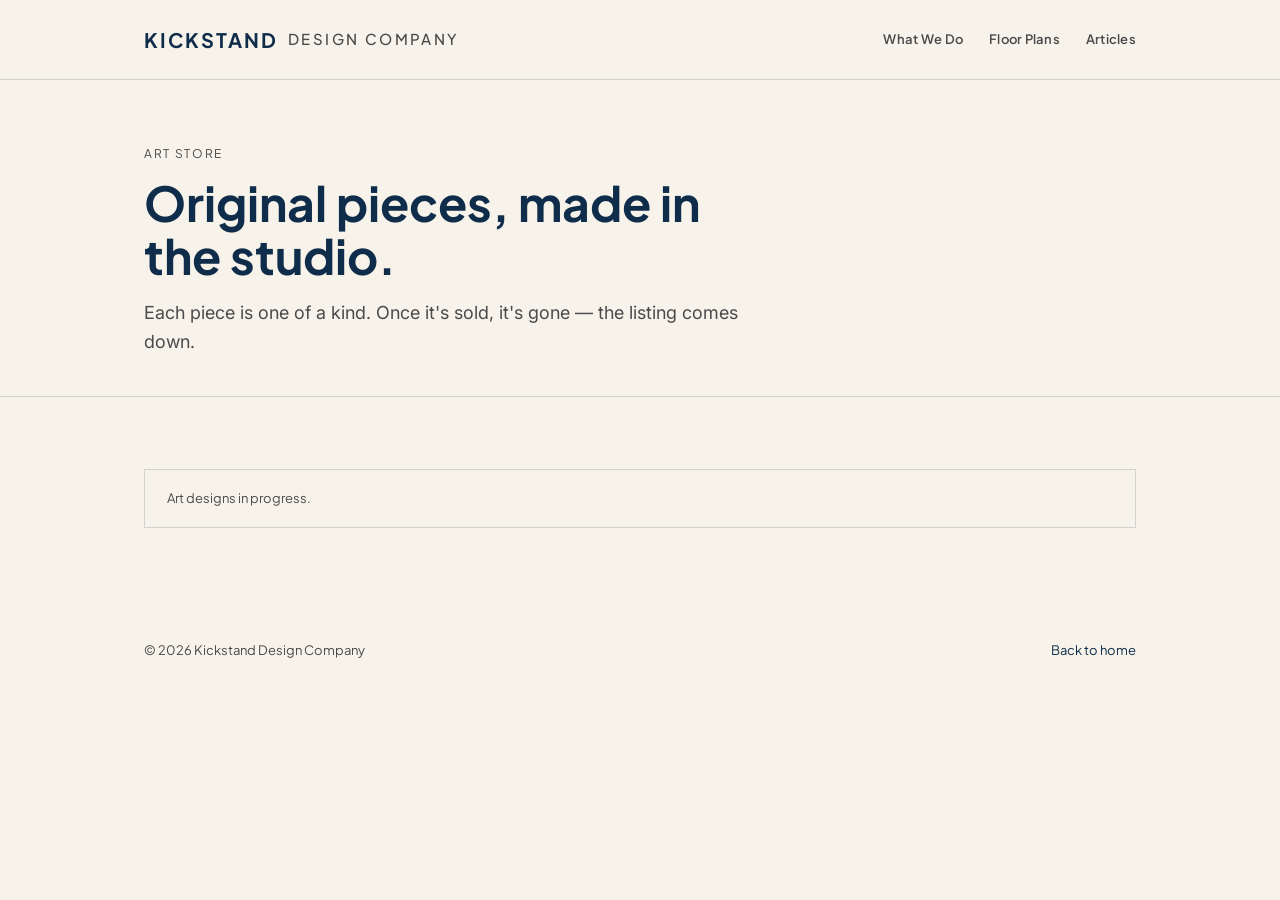
<file: art-store.html>
<!DOCTYPE html>
<html lang="en">
<head>
  <meta charset="UTF-8">
  <meta name="viewport" content="width=device-width, initial-scale=1.0">
  <title>Art Store — Kickstand Design Company</title>
  <link rel="preconnect" href="https://fonts.googleapis.com">
  <link href="https://fonts.googleapis.com/css2?family=Plus+Jakarta+Sans:wght@500;600;700;800&family=Inter:wght@400;500;600&display=swap" rel="stylesheet">
  <link rel="stylesheet" href="styles.css">
</head>
<body>

  <header class="site-header">
    <div class="wrap">
      <a href="index.html" class="brand">Kickstand<span>Design Company</span></a>
      <nav class="site-nav">
        <a href="what-we-do.html">What We Do</a>
        <a href="floor-plans.html">Floor Plans</a>
        <a href="articles.html">Articles</a>
      </nav>
    </div>
  </header>

  <header class="page-header">
    <div class="wrap">
      <p class="hero-eyebrow">Art Store</p>
      <h1>Original pieces, made in the studio.</h1>
      <p class="lede">Each piece is one of a kind. Once it's sold, it's gone — the listing comes down.</p>
    </div>
  </header>

  <section class="section">
    <div class="wrap">
      <div class="store-note" style="margin-bottom: 0;">
        Art designs in progress.
      </div>
    </div>
  </section>

  <footer class="site-footer">
    <div class="wrap" style="display:flex; justify-content:space-between; width:100%; flex-wrap:wrap; gap:12px;">
      <span>&copy; 2026 Kickstand Design Company</span>
      <a href="index.html">Back to home</a>
    </div>
  </footer>

</body>
</html>
</file>
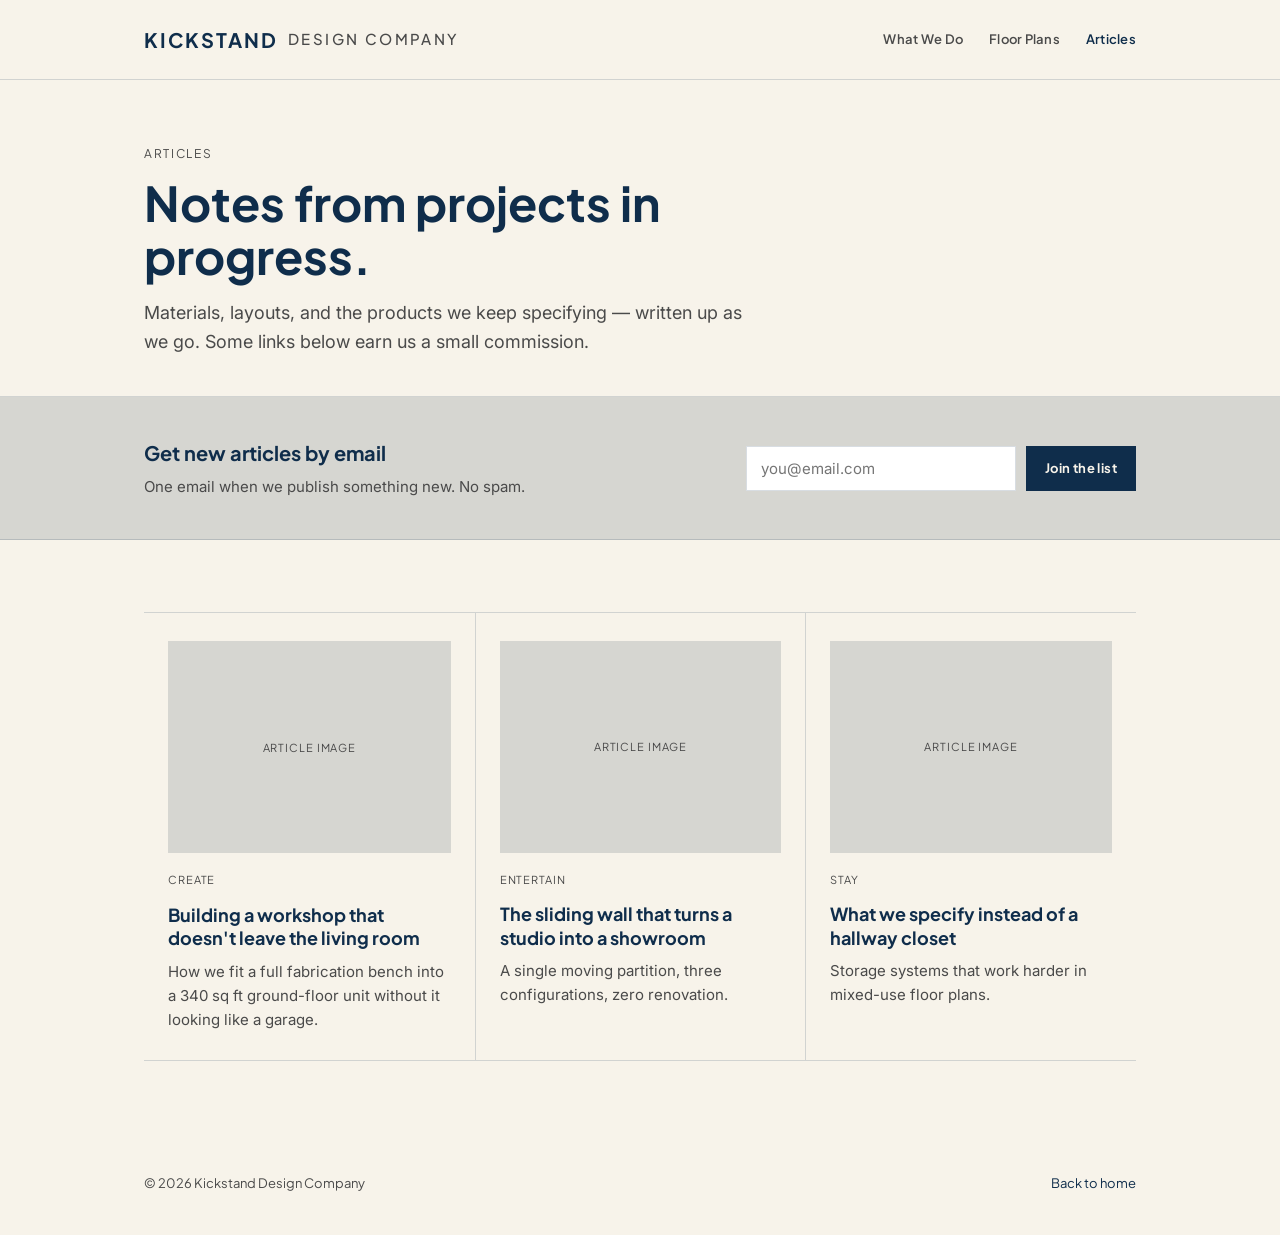
<file: articles.html>
<!DOCTYPE html>
<html lang="en">
<head>
  <meta charset="UTF-8">
  <meta name="viewport" content="width=device-width, initial-scale=1.0">
  <title>Articles — Kickstand Design Company</title>
  <link rel="preconnect" href="https://fonts.googleapis.com">
  <link href="https://fonts.googleapis.com/css2?family=Plus+Jakarta+Sans:wght@500;600;700;800&family=Inter:wght@400;500;600&display=swap" rel="stylesheet">
  <link rel="stylesheet" href="styles.css">
</head>
<body>

  <header class="site-header">
    <div class="wrap">
      <a href="index.html" class="brand">Kickstand<span>Design Company</span></a>
      <nav class="site-nav">
        <a href="what-we-do.html">What We Do</a>
        <a href="floor-plans.html">Floor Plans</a>
        <a href="articles.html" aria-current="page">Articles</a>
      </nav>
    </div>
  </header>

  <header class="page-header">
    <div class="wrap">
      <p class="hero-eyebrow">Articles</p>
      <h1>Notes from projects in progress.</h1>
      <p class="lede">Materials, layouts, and the products we keep specifying — written up as we go. Some links below earn us a small commission.</p>
    </div>
  </header>

  <!--
    TODO (email capture): this banner is a placeholder. When ready, connect
    the form below to a real email service (Mailchimp, ConvertKit, Substack,
    etc). That means:
      1. Create a free account with whichever service you choose
      2. Create a signup form/audience there — it gives you a form "action"
         URL and field names
      3. Replace the <form> tag's action="#" below with that URL, and match
         the <input name="..."> to what the service expects
    Until that's done, this form won't actually collect emails anywhere.
  -->
  <section class="section" style="padding: 40px 0; border-bottom: 1px solid var(--line); background: var(--stone);">
    <div class="wrap" style="display:flex; align-items:center; justify-content:space-between; gap:20px; flex-wrap:wrap;">
      <div>
        <h2 style="font-family: var(--heading); font-size: 20px; color: var(--navy); margin: 0 0 6px;">Get new articles by email</h2>
        <p style="margin:0; font-size:15px;">One email when we publish something new. No spam.</p>
      </div>
      <form action="#" method="post" style="display:flex; gap:10px; flex-wrap:wrap;">
        <input type="email" name="email" placeholder="you@email.com" required
          style="font-family: var(--body); font-size:15px; padding:12px 14px; border:1px solid var(--line); min-width:220px;">
        <button type="submit" class="buy-btn" style="border:1px solid var(--navy); cursor:pointer;">Join the list</button>
      </form>
    </div>
  </section>

  <section class="section">
    <div class="wrap">
      <div class="card-grid">
        <article class="card">
          <div class="card-thumb">Article Image</div>
          <p class="tag">Create</p>
          <h3><a class="card-link" href="articles/built-in-workshop.html">Building a workshop that doesn't leave the living room</a></h3>
          <p>How we fit a full fabrication bench into a 340 sq ft ground-floor unit without it looking like a garage.</p>
        </article>

        <article class="card">
          <div class="card-thumb">Article Image</div>
          <p class="tag">Entertain</p>
          <h3><a class="card-link" href="articles/built-in-workshop.html">The sliding wall that turns a studio into a showroom</a></h3>
          <p>A single moving partition, three configurations, zero renovation.</p>
        </article>

        <article class="card">
          <div class="card-thumb">Article Image</div>
          <p class="tag">Stay</p>
          <h3><a class="card-link" href="articles/built-in-workshop.html">What we specify instead of a hallway closet</a></h3>
          <p>Storage systems that work harder in mixed-use floor plans.</p>
        </article>
      </div>
    </div>
  </section>

  <footer class="site-footer">
    <div class="wrap" style="display:flex; justify-content:space-between; width:100%; flex-wrap:wrap; gap:12px;">
      <span>&copy; 2026 Kickstand Design Company</span>
      <a href="index.html">Back to home</a>
    </div>
  </footer>

</body>
</html>
</file>
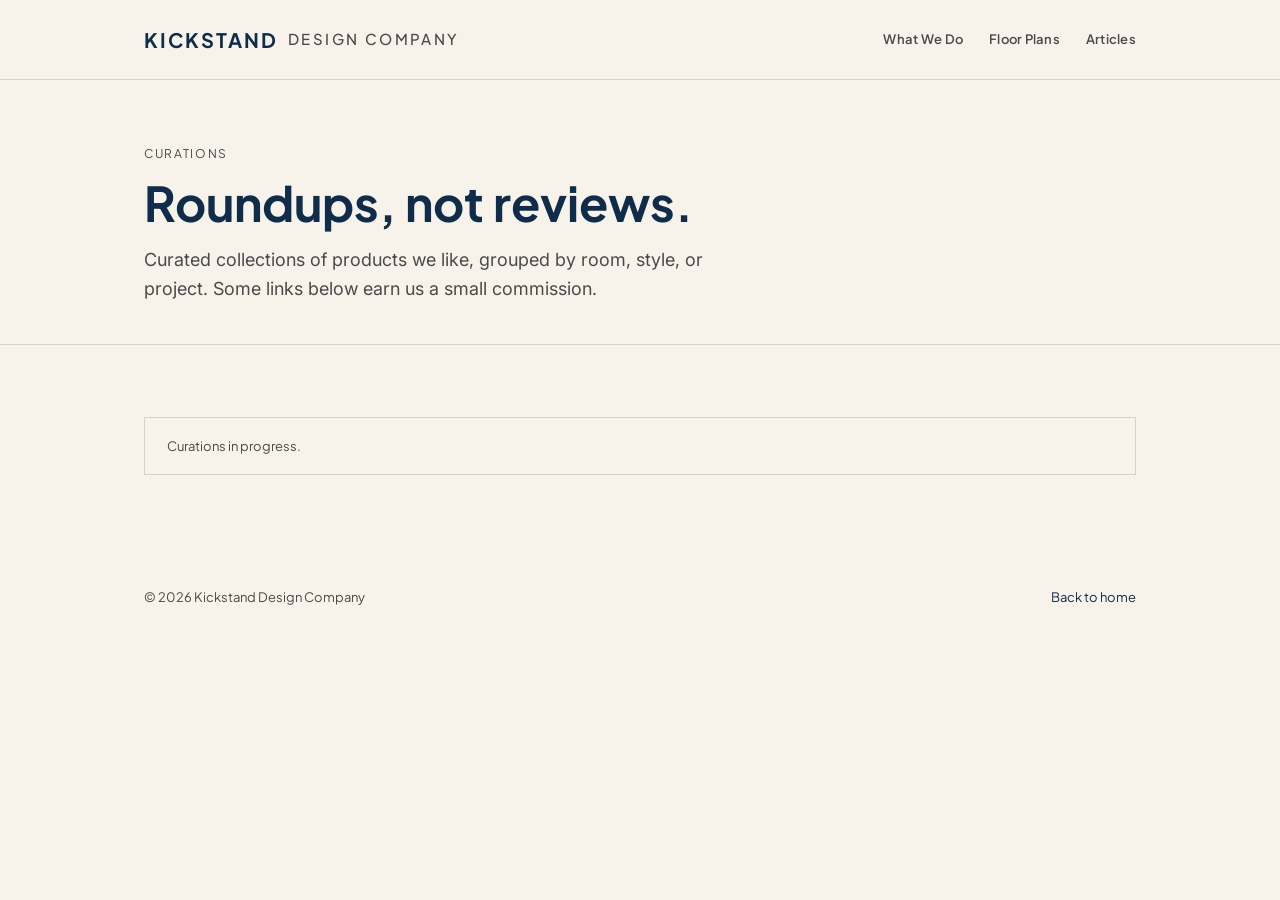
<file: curations.html>
<!DOCTYPE html>
<html lang="en">
<head>
  <meta charset="UTF-8">
  <meta name="viewport" content="width=device-width, initial-scale=1.0">
  <title>Curations — Kickstand Design Company</title>
  <link rel="preconnect" href="https://fonts.googleapis.com">
  <link href="https://fonts.googleapis.com/css2?family=Plus+Jakarta+Sans:wght@500;600;700;800&family=Inter:wght@400;500;600&display=swap" rel="stylesheet">
  <link rel="stylesheet" href="styles.css">
</head>
<body>

  <header class="site-header">
    <div class="wrap">
      <a href="index.html" class="brand">Kickstand<span>Design Company</span></a>
      <nav class="site-nav">
        <a href="what-we-do.html">What We Do</a>
        <a href="floor-plans.html">Floor Plans</a>
        <a href="articles.html">Articles</a>
      </nav>
    </div>
  </header>

  <header class="page-header">
    <div class="wrap">
      <p class="hero-eyebrow">Curations</p>
      <h1>Roundups, not reviews.</h1>
      <p class="lede">Curated collections of products we like, grouped by room, style, or project. Some links below earn us a small commission.</p>
    </div>
  </header>

  <section class="section">
    <div class="wrap">
      <div class="store-note" style="margin-bottom: 0;">
        Curations in progress.
      </div>
    </div>
  </section>

  <footer class="site-footer">
    <div class="wrap" style="display:flex; justify-content:space-between; width:100%; flex-wrap:wrap; gap:12px;">
      <span>&copy; 2026 Kickstand Design Company</span>
      <a href="index.html">Back to home</a>
    </div>
  </footer>

</body>
</html>
</file>
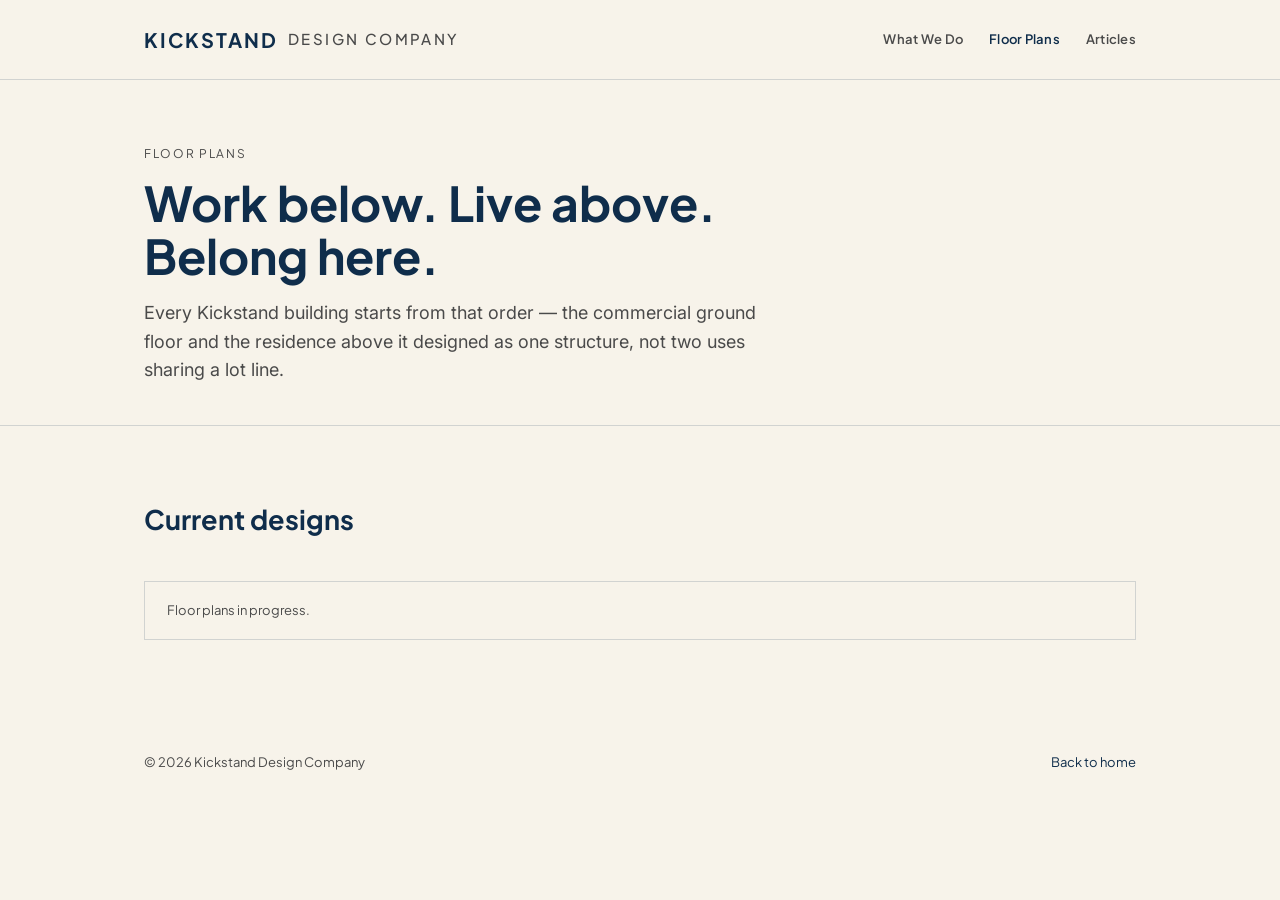
<file: floor-plans.html>
<!DOCTYPE html>
<html lang="en">
<head>
  <meta charset="UTF-8">
  <meta name="viewport" content="width=device-width, initial-scale=1.0">
  <title>Floor Plans — Kickstand Design Company</title>
  <link rel="preconnect" href="https://fonts.googleapis.com">
  <link href="https://fonts.googleapis.com/css2?family=Plus+Jakarta+Sans:wght@500;600;700;800&family=Inter:wght@400;500;600&display=swap" rel="stylesheet">
  <link rel="stylesheet" href="styles.css">
</head>
<body>

  <header class="site-header">
    <div class="wrap">
      <a href="index.html" class="brand">Kickstand<span>Design Company</span></a>
      <nav class="site-nav">
        <a href="what-we-do.html">What We Do</a>
        <a href="floor-plans.html" aria-current="page">Floor Plans</a>
        <a href="articles.html">Articles</a>
      </nav>
    </div>
  </header>

  <header class="page-header">
    <div class="wrap">
      <p class="hero-eyebrow">Floor Plans</p>
      <h1>Work below. Live above. Belong here.</h1>
      <p class="lede">Every Kickstand building starts from that order — the commercial ground floor and the residence above it designed as one structure, not two uses sharing a lot line.</p>
    </div>
  </header>

  <section class="section">
    <div class="wrap">
      <div class="section-head">
        <h2>Current designs</h2>
      </div>

      <div class="store-note" style="margin-bottom: 0;">
        Floor plans in progress.
      </div>
    </div>
  </section>

  <footer class="site-footer">
    <div class="wrap" style="display:flex; justify-content:space-between; width:100%; flex-wrap:wrap; gap:12px;">
      <span>&copy; 2026 Kickstand Design Company</span>
      <a href="index.html">Back to home</a>
    </div>
  </footer>

</body>
</html>
</file>
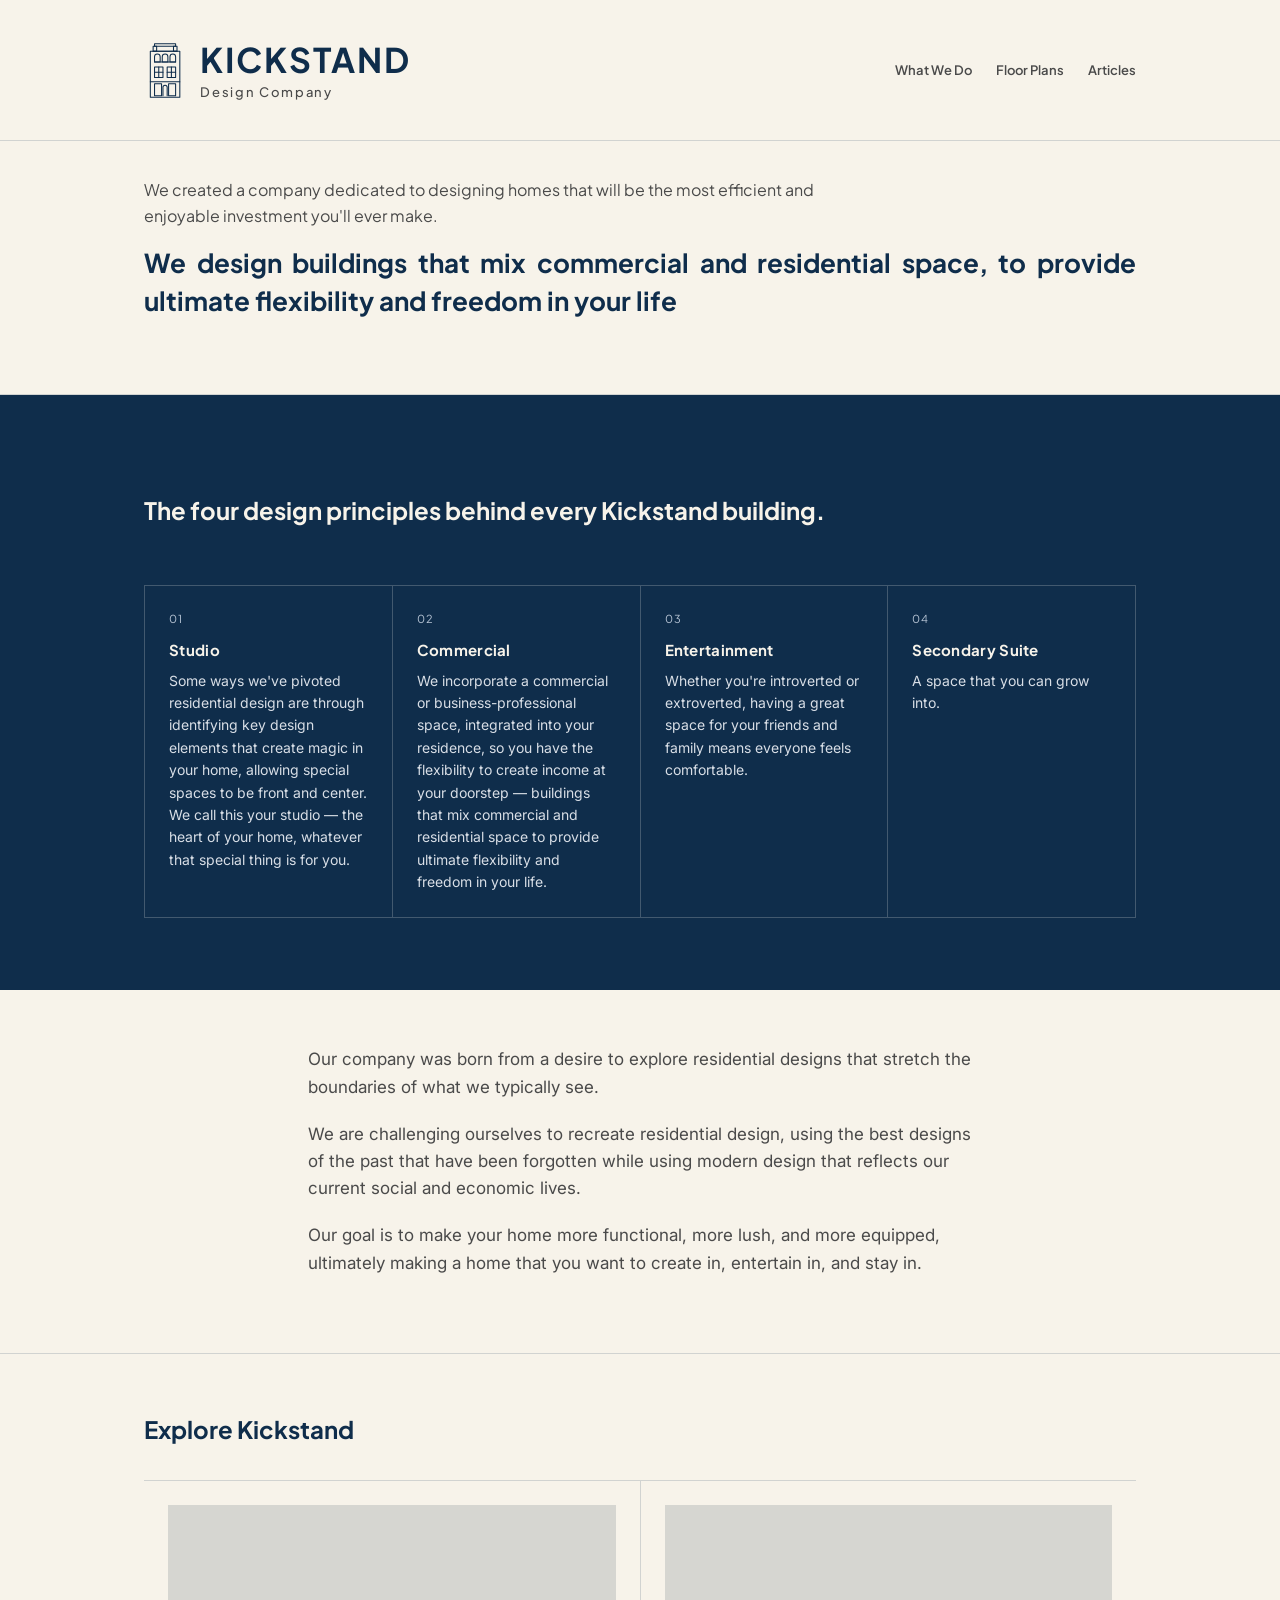
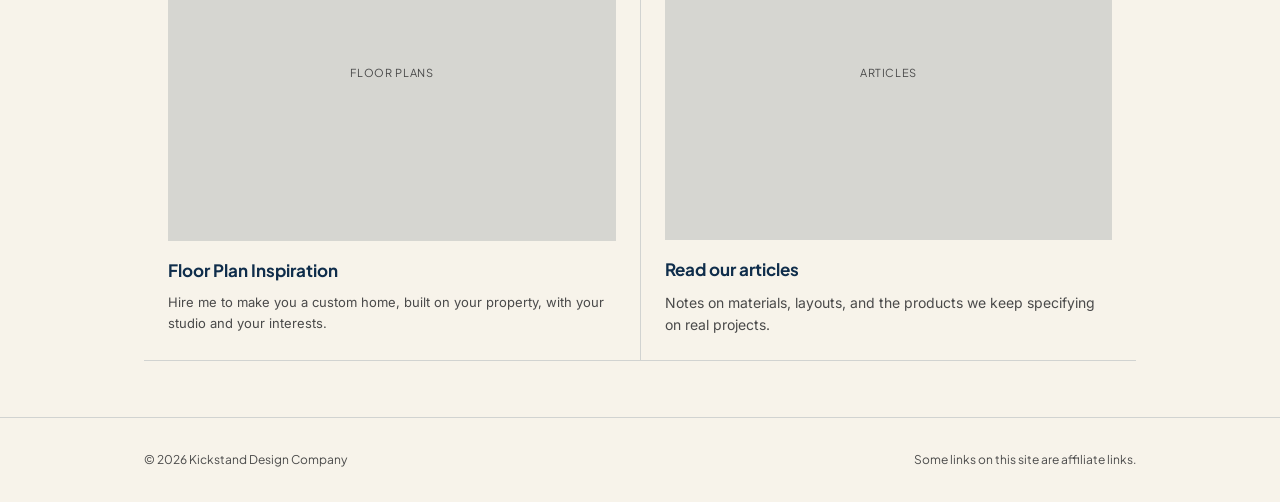
<file: index-1789179982.html>
<!DOCTYPE html>
<html lang="en">
<head>
<meta charset="UTF-8">
<meta name="viewport" content="width=device-width, initial-scale=1.0">
<title>Kickstand Design Company — Preview</title>
<link rel="preconnect" href="https://fonts.googleapis.com">
<link href="https://fonts.googleapis.com/css2?family=Plus+Jakarta+Sans:wght@500;600;700;800&family=Inter:wght@400;500;600&display=swap" rel="stylesheet">
<style>
:root {
  --navy:#0F2D4B; --cream:#F7F3EA; --stone:#D6D6D1; --charcoal:#4A4A4A;
  --line: rgba(15,45,75,0.16);
  --heading: "Plus Jakarta Sans", sans-serif;
  --body: "Inter", sans-serif;
}
* { box-sizing: border-box; }
body { margin:0; background:var(--cream); color:var(--charcoal); font-family:var(--body); font-size:17px; line-height:1.6; }
.wrap { max-width:1120px; margin:0 auto; padding:0 clamp(20px,5vw,64px); }
a { color:var(--navy); }

.site-header { border-bottom:1px solid var(--line); padding:40px 0; }
.site-header .wrap { display:flex; align-items:center; justify-content:space-between; gap:24px; flex-wrap:wrap; }
.brand { display:flex; align-items:center; gap:14px; text-decoration:none; }
.brand-icon { width:auto; height:59px; color:var(--navy); }
.brand-text { font-family:var(--heading); font-weight:700; font-size:34px; letter-spacing:0.06em; text-transform:uppercase; color:var(--navy); line-height:1.15; }
.brand-sub { display:block; margin-top:6px; font-weight:500; font-size:13px; letter-spacing:0.13em; text-transform:none; color:var(--charcoal); }
.site-nav { display:flex; gap:24px; font-family:var(--heading); font-size:13px; font-weight:600; }
.site-nav a { color:var(--charcoal); text-decoration:none; }
.site-nav a:hover { color:var(--navy); }

.hero { padding:36px 0 56px; border-bottom:1px solid var(--line); }
.eyebrow { font-family:var(--heading); font-size:16px; letter-spacing:0; text-transform:none; color:var(--charcoal); margin:0 0 16px; max-width:60ch; }
.hero h1 { font-family:var(--heading); font-weight:700; font-size:clamp(20px,2.1vw,26px); line-height:1.45; color:var(--navy); margin:0 0 18px; max-width:100%; text-align:justify; text-justify:inter-word; }
.hero p.lede { font-size:18px; max-width:52ch; margin:0 0 32px; }
.pillars { display:grid; grid-template-columns:repeat(3,1fr); border-top:1px solid var(--line); margin-top:32px; }
.pillars div { padding:16px 20px 0; border-left:1px solid var(--line); font-family:var(--heading); }
.pillars div:first-child { border-left:none; padding-left:0; }
.pillars .num { font-size:11px; letter-spacing:0.1em; text-transform:uppercase; color:var(--charcoal); display:block; margin-bottom:6px; }
.pillars .label { font-weight:600; font-size:15px; color:var(--navy); }

.section-navy { padding:72px 0; background:var(--navy); color:var(--cream); }
.section-navy .section-head h2 { color:var(--cream); }
.section-navy .section-head .sub { color:#C7D0DA; }
.section-navy .values-grid { border-top:1px solid rgba(247,243,234,0.22); border-left:1px solid rgba(247,243,234,0.22); }
.section-navy .value-cell { border-right:1px solid rgba(247,243,234,0.22); border-bottom:1px solid rgba(247,243,234,0.22); }
.section-navy .value-cell .num { color:#B9C6D6; }
.section-navy .value-cell h4 { color:var(--cream); }
.section-navy .value-cell p { color:#D8DEE6; }

.section { padding:56px 0; border-bottom:1px solid var(--line); }
.section-head { display:flex; justify-content:space-between; align-items:flex-end; gap:16px; margin-bottom:32px; }
.section-head h2 { font-family:var(--heading); font-weight:700; font-size:24px; color:var(--navy); margin:0; }
.section-head .sub { font-family:var(--heading); font-size:13px; color:var(--charcoal); max-width:30ch; text-align:right; }
.card-grid { display:grid; grid-template-columns:repeat(2,1fr); border-top:1px solid var(--line); }
.card { padding:24px; border-left:1px solid var(--line); border-bottom:1px solid var(--line); }
.card:first-child { border-left:none; }
.card-thumb { width:100%; aspect-ratio:4/3; background:var(--stone); margin-bottom:16px; display:flex; align-items:center; justify-content:center; font-family:var(--heading); font-size:11px; letter-spacing:0.06em; text-transform:uppercase; color:var(--charcoal); }
.card h3 { font-family:var(--heading); font-size:17px; font-weight:700; color:var(--navy); margin:0 0 8px; }
.card p { font-size:14px; margin:0; }

.site-footer { padding:32px 0; font-family:var(--heading); font-size:12px; color:var(--charcoal); display:flex; justify-content:space-between; flex-wrap:wrap; gap:10px; }

.prose { max-width: 72ch; margin: 0 auto; }
.prose p { font-size: 17px; margin: 0 0 20px; }
.values-grid { display:grid; grid-template-columns:repeat(4,1fr); border-top:1px solid var(--line); border-left:1px solid var(--line); }
.value-cell { padding:24px; border-right:1px solid var(--line); border-bottom:1px solid var(--line); }
.value-cell .num { font-family:var(--heading); font-size:11px; letter-spacing:0.1em; text-transform:uppercase; color:var(--charcoal); display:block; margin-bottom:10px; }
.value-cell h4 { font-family:var(--heading); font-size:15px; font-weight:700; color:var(--navy); margin:0 0 8px; letter-spacing:0.02em; }
.value-cell p { font-size:14px; margin:0; color:var(--charcoal); }
@media (max-width:700px){
  .values-grid { grid-template-columns:repeat(2,1fr); }
  .pillars { grid-template-columns:1fr; }
  .pillars div { border-left:none; border-top:1px solid var(--line); padding-top:14px; padding-left:0; }
  .pillars div:first-child { border-top:none; }
  .card-grid { grid-template-columns:1fr; }
  .card { border-left:none !important; }
}
</style>
</head>
<body>

<header class="site-header">
  <div class="wrap">
    <a href="#" class="brand">
      <svg class="brand-icon" viewBox="0 0 120 168" xmlns="http://www.w3.org/2000/svg"><g fill="none" stroke="currentColor" stroke-width="3" stroke-linecap="round" stroke-linejoin="round"><rect x="30" y="8" width="60" height="7"/><rect x="26" y="15" width="10" height="14"/><rect x="84" y="15" width="10" height="14"/><line x1="26" y1="29" x2="94" y2="29"/><rect x="18" y="29" width="84" height="131"/><path d="M30 60 V45 a8 8 0 0 1 16 0 V60 Z"/><path d="M52 60 V45 a8 8 0 0 1 16 0 V60 Z"/><path d="M74 60 V45 a8 8 0 0 1 16 0 V60 Z"/><line x1="30" y1="60" x2="90" y2="60"/><rect x="30" y="74" width="24" height="30"/><line x1="42" y1="74" x2="42" y2="104"/><line x1="30" y1="89" x2="54" y2="89"/><rect x="66" y="74" width="24" height="30"/><line x1="78" y1="74" x2="78" y2="104"/><line x1="66" y1="89" x2="90" y2="89"/><line x1="18" y1="116" x2="102" y2="116"/><rect x="30" y="122" width="20" height="34"/><rect x="70" y="122" width="20" height="34"/><path d="M54 156 V132 a6 6 0 0 1 12 0 V156"/></g></svg>
      <span class="brand-text">Kickstand<span class="brand-sub">Design Company</span></span>
    </a>
    <nav class="site-nav">
      <a href="#">What We Do</a>
      <a href="#">Floor Plans</a>
      <a href="#">Articles</a>
    </nav>
  </div>
</header>

<section class="hero">
  <div class="wrap">
    <p class="eyebrow">We created a company dedicated to designing homes that will be the most efficient and enjoyable investment you'll ever make.</p>
    <h1>We design buildings that mix commercial and residential space, to provide ultimate flexibility and freedom in your life</h1>
  </div>
</section>

<section class="section-navy">
  <div class="wrap">
    <div class="section-head" style="justify-content:flex-start;">
      <p class="sub" style="font-size:24px; font-weight:700; color:var(--cream); text-align:left; max-width:none; font-family:var(--heading);">The four design principles behind every Kickstand building.</p>
    </div>
    <div class="values-grid">
      <div class="value-cell">
        <span class="num">01</span>
        <h4>Studio</h4>
        <p>Some ways we've pivoted residential design are through identifying key design elements that create magic in your home, allowing special spaces to be front and center. We call this your studio — the heart of your home, whatever that special thing is for you.</p>
      </div>
      <div class="value-cell">
        <span class="num">02</span>
        <h4>Commercial</h4>
        <p>We incorporate a commercial or business-professional space, integrated into your residence, so you have the flexibility to create income at your doorstep — buildings that mix commercial and residential space to provide ultimate flexibility and freedom in your life.</p>
      </div>
      <div class="value-cell">
        <span class="num">03</span>
        <h4>Entertainment</h4>
        <p>Whether you're introverted or extroverted, having a great space for your friends and family means everyone feels comfortable.</p>
      </div>
      <div class="value-cell">
        <span class="num">04</span>
        <h4>Secondary Suite</h4>
        <p>A space that you can grow into.</p>
      </div>
    </div>
  </div>
</section>

<section class="section">
  <div class="wrap prose">
    <p>Our company was born from a desire to explore residential designs that stretch the boundaries of what we typically see.</p>
    <p>We are challenging ourselves to recreate residential design, using the best designs of the past that have been forgotten while using modern design that reflects our current social and economic lives.</p>
    <p>Our goal is to make your home more functional, more lush, and more equipped, ultimately making a home that you want to create in, entertain in, and stay in.</p>
  </div>
</section>

<section class="section">
  <div class="wrap">
    <div class="section-head">
      <h2>Explore Kickstand</h2>
    </div>
    <div class="card-grid">
      <div class="card">
        <div class="card-thumb">Floor Plans</div>
        <h3>Floor Plan Inspiration</h3>
        <p style="font-size:13px; color:var(--charcoal);">Hire me to make you a custom home, built on your property, with your studio and your interests.</p>
      </div>
      <div class="card">
        <div class="card-thumb">Articles</div>
        <h3>Read our articles</h3>
        <p>Notes on materials, layouts, and the products we keep specifying on real projects.</p>
      </div>
    </div>
  </div>
</section>

<footer class="site-footer">
  <div class="wrap" style="display:flex; justify-content:space-between; width:100%; flex-wrap:wrap; gap:10px;">
    <span>&copy; 2026 Kickstand Design Company</span>
    <span>Some links on this site are affiliate links.</span>
  </div>
</footer>

</body>
</html>
</file>
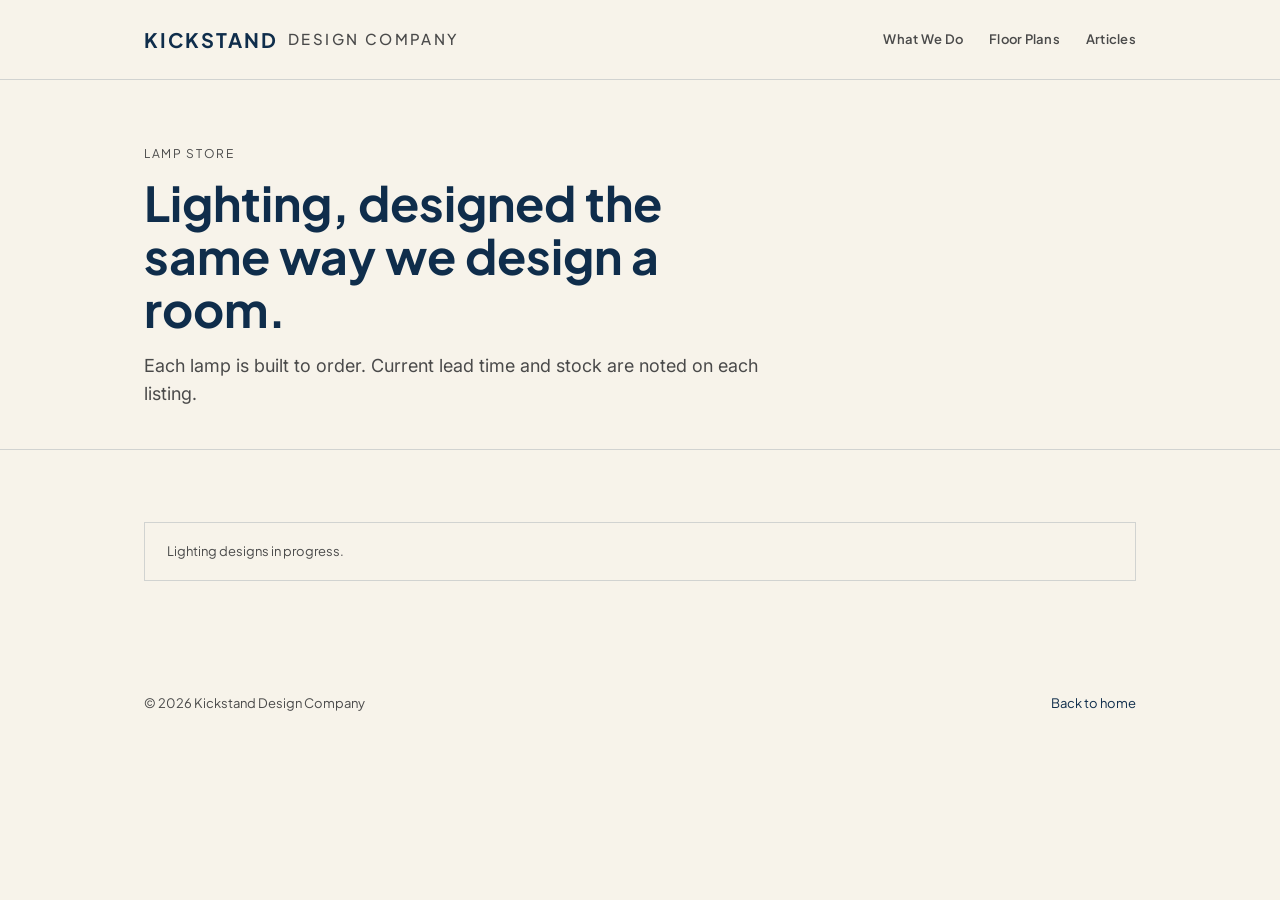
<file: lamp-store.html>
<!DOCTYPE html>
<html lang="en">
<head>
  <meta charset="UTF-8">
  <meta name="viewport" content="width=device-width, initial-scale=1.0">
  <title>Lamp Store — Kickstand Design Company</title>
  <link rel="preconnect" href="https://fonts.googleapis.com">
  <link href="https://fonts.googleapis.com/css2?family=Plus+Jakarta+Sans:wght@500;600;700;800&family=Inter:wght@400;500;600&display=swap" rel="stylesheet">
  <link rel="stylesheet" href="styles.css">
</head>
<body>

  <header class="site-header">
    <div class="wrap">
      <a href="index.html" class="brand">Kickstand<span>Design Company</span></a>
      <nav class="site-nav">
        <a href="what-we-do.html">What We Do</a>
        <a href="floor-plans.html">Floor Plans</a>
        <a href="articles.html">Articles</a>
      </nav>
    </div>
  </header>

  <header class="page-header">
    <div class="wrap">
      <p class="hero-eyebrow">Lamp Store</p>
      <h1>Lighting, designed the same way we design a room.</h1>
      <p class="lede">Each lamp is built to order. Current lead time and stock are noted on each listing.</p>
    </div>
  </header>

  <section class="section">
    <div class="wrap">
      <div class="store-note" style="margin-bottom: 0;">
        Lighting designs in progress.
      </div>
    </div>
  </section>

  <footer class="site-footer">
    <div class="wrap" style="display:flex; justify-content:space-between; width:100%; flex-wrap:wrap; gap:12px;">
      <span>&copy; 2026 Kickstand Design Company</span>
      <a href="index.html">Back to home</a>
    </div>
  </footer>

</body>
</html>
</file>
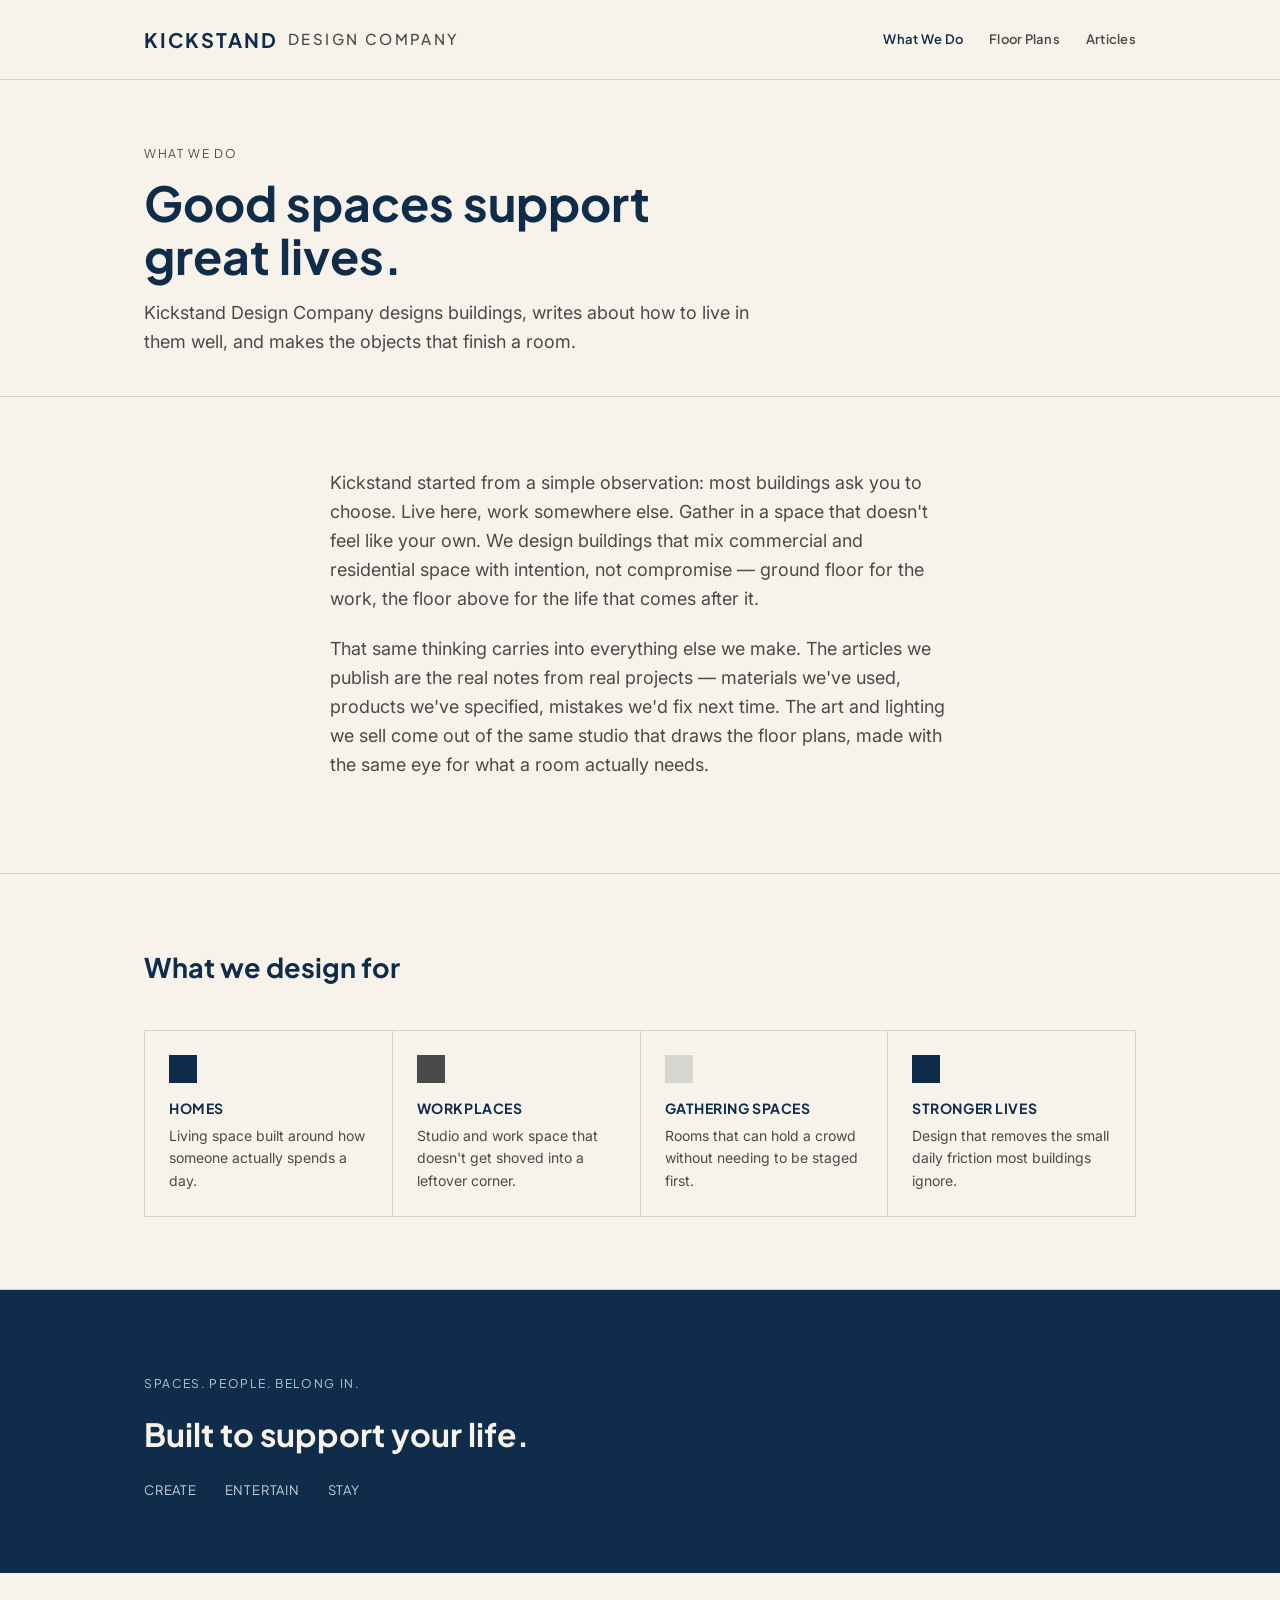
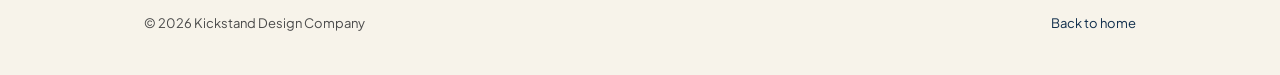
<file: what-we-do.html>
<!DOCTYPE html>
<html lang="en">
<head>
  <meta charset="UTF-8">
  <meta name="viewport" content="width=device-width, initial-scale=1.0">
  <title>What We Do — Kickstand Design Company</title>
  <link rel="preconnect" href="https://fonts.googleapis.com">
  <link href="https://fonts.googleapis.com/css2?family=Plus+Jakarta+Sans:wght@500;600;700;800&family=Inter:wght@400;500;600&display=swap" rel="stylesheet">
  <link rel="stylesheet" href="styles.css">
</head>
<body>

  <header class="site-header">
    <div class="wrap">
      <a href="index.html" class="brand">Kickstand<span>Design Company</span></a>
      <nav class="site-nav">
        <a href="what-we-do.html" aria-current="page">What We Do</a>
        <a href="floor-plans.html">Floor Plans</a>
        <a href="articles.html">Articles</a>
      </nav>
    </div>
  </header>

  <header class="page-header">
    <div class="wrap">
      <p class="hero-eyebrow">What We Do</p>
      <h1>Good spaces support great lives.</h1>
      <p class="lede">Kickstand Design Company designs buildings, writes about how to live in them well, and makes the objects that finish a room.</p>
    </div>
  </header>

  <section class="section">
    <div class="wrap prose">
      <p>Kickstand started from a simple observation: most buildings ask you to choose. Live here, work somewhere else. Gather in a space that doesn't feel like your own. We design buildings that mix commercial and residential space with intention, not compromise — ground floor for the work, the floor above for the life that comes after it.</p>
      <p>That same thinking carries into everything else we make. The articles we publish are the real notes from real projects — materials we've used, products we've specified, mistakes we'd fix next time. The art and lighting we sell come out of the same studio that draws the floor plans, made with the same eye for what a room actually needs.</p>
    </div>
  </section>

  <section class="section">
    <div class="wrap">
      <div class="section-head">
        <h2>What we design for</h2>
      </div>
      <div class="values-grid">
        <div class="value-cell">
          <div class="swatch" style="background: var(--navy);"></div>
          <h4>Homes</h4>
          <p>Living space built around how someone actually spends a day.</p>
        </div>
        <div class="value-cell">
          <div class="swatch" style="background: var(--charcoal);"></div>
          <h4>Workplaces</h4>
          <p>Studio and work space that doesn't get shoved into a leftover corner.</p>
        </div>
        <div class="value-cell">
          <div class="swatch" style="background: var(--stone);"></div>
          <h4>Gathering Spaces</h4>
          <p>Rooms that can hold a crowd without needing to be staged first.</p>
        </div>
        <div class="value-cell">
          <div class="swatch" style="background: var(--navy);"></div>
          <h4>Stronger Lives</h4>
          <p>Design that removes the small daily friction most buildings ignore.</p>
        </div>
      </div>
    </div>
  </section>

  <section class="manifesto">
    <div class="wrap">
      <p class="tag">Spaces. People. Belong in.</p>
      <h2>Built to support your life.</h2>
      <ul>
        <li>Create</li>
        <li>Entertain</li>
        <li>Stay</li>
      </ul>
    </div>
  </section>

  <footer class="site-footer">
    <div class="wrap" style="display:flex; justify-content:space-between; width:100%; flex-wrap:wrap; gap:12px;">
      <span>&copy; 2026 Kickstand Design Company</span>
      <a href="index.html">Back to home</a>
    </div>
  </footer>

</body>
</html>
</file>
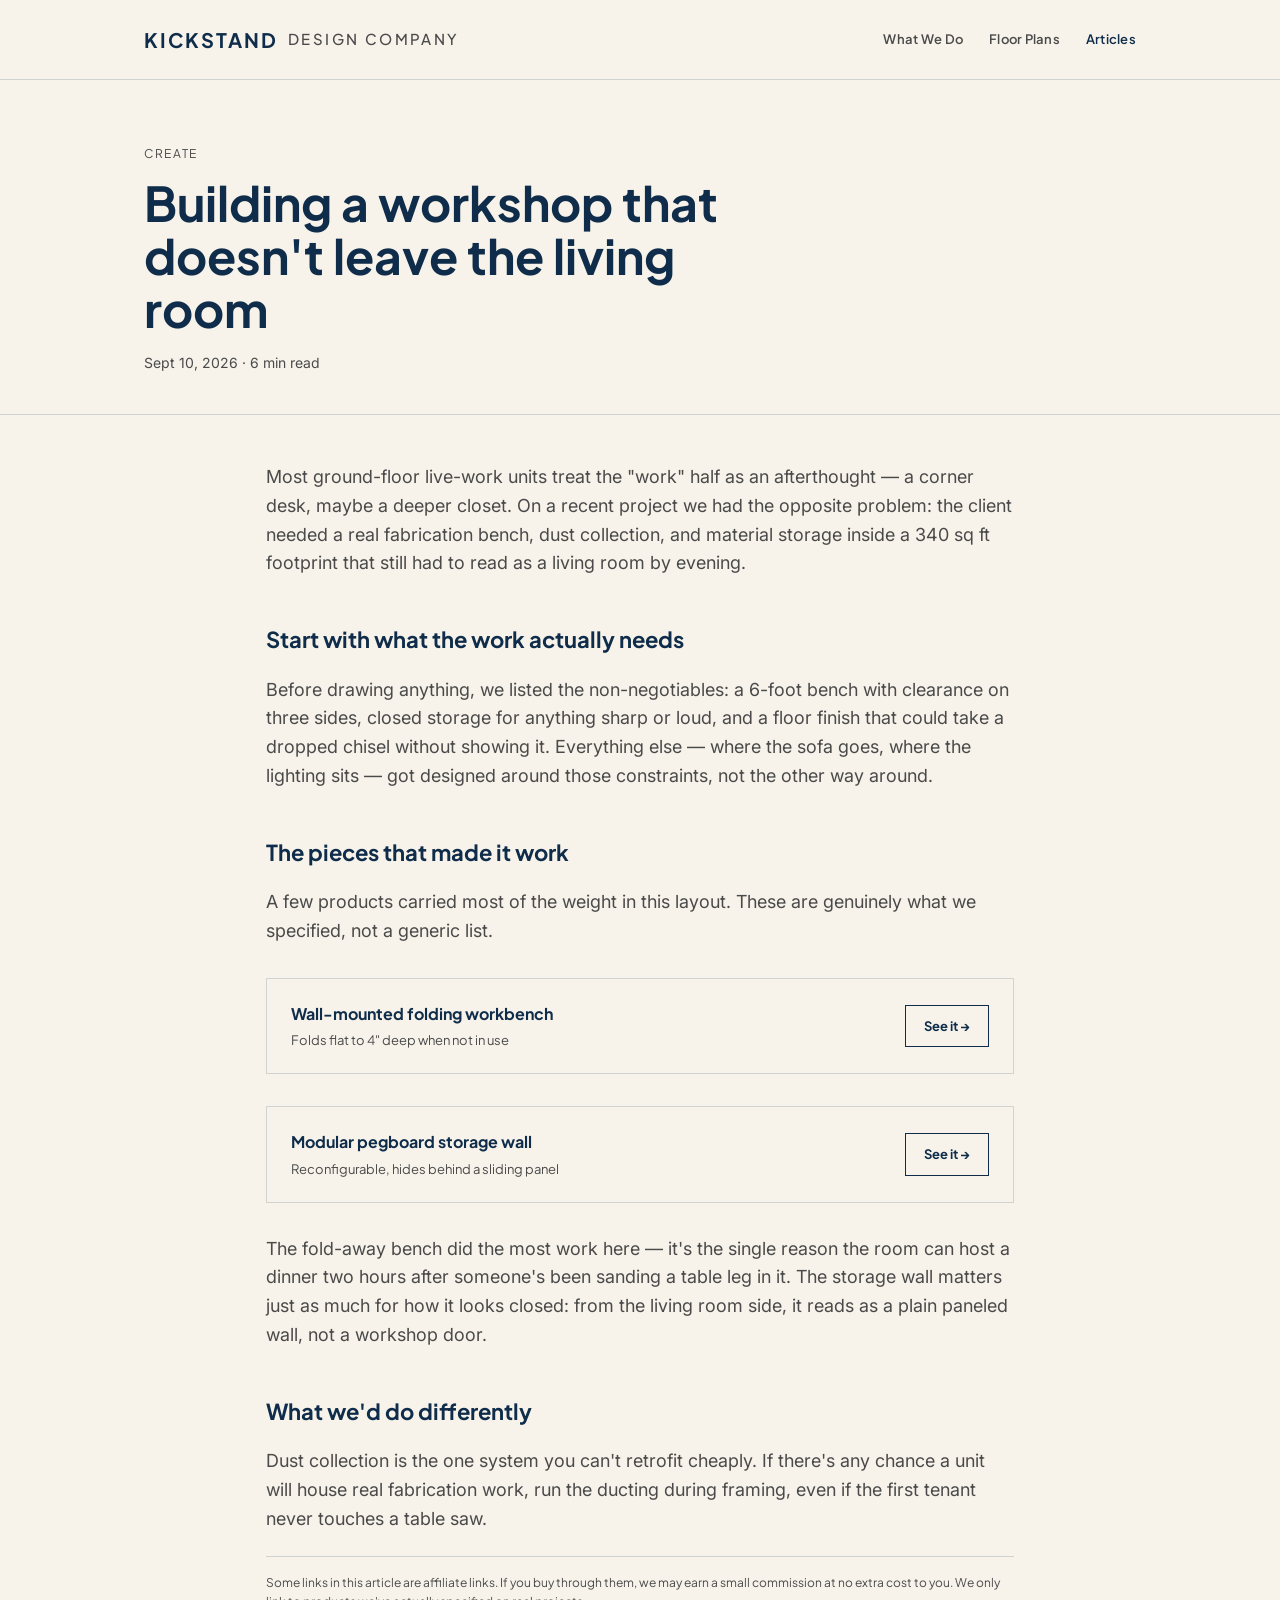
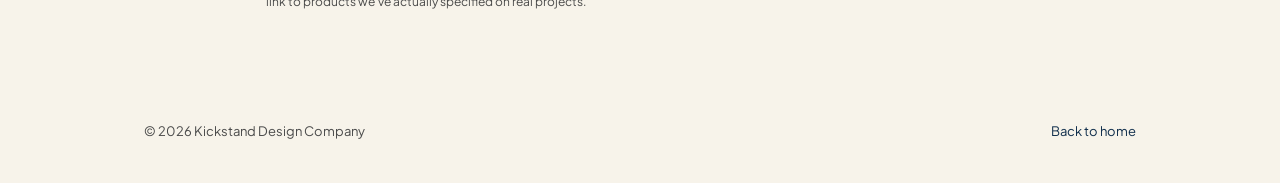
<file: articles/built-in-workshop.html>
<!DOCTYPE html>
<html lang="en">
<head>
  <meta charset="UTF-8">
  <meta name="viewport" content="width=device-width, initial-scale=1.0">
  <title>Building a workshop that doesn't leave the living room — Kickstand Design Company</title>
  <link rel="preconnect" href="https://fonts.googleapis.com">
  <link href="https://fonts.googleapis.com/css2?family=Plus+Jakarta+Sans:wght@500;600;700;800&family=Inter:wght@400;500;600&display=swap" rel="stylesheet">
  <link rel="stylesheet" href="../styles.css">
</head>
<body>

  <header class="site-header">
    <div class="wrap">
      <a href="../index.html" class="brand">Kickstand<span>Design Company</span></a>
      <nav class="site-nav">
        <a href="../what-we-do.html">What We Do</a>
        <a href="../floor-plans.html">Floor Plans</a>
        <a href="../articles.html" aria-current="page">Articles</a>
      </nav>
    </div>
  </header>

  <header class="page-header">
    <div class="wrap">
      <p class="hero-eyebrow">Create</p>
      <h1>Building a workshop that doesn't leave the living room</h1>
      <p class="lede" style="font-size: 14px; color: var(--charcoal);">Sept 10, 2026 · 6 min read</p>
    </div>
  </header>

  <article class="article-body wrap">
    <p>Most ground-floor live-work units treat the "work" half as an afterthought — a corner desk, maybe a deeper closet. On a recent project we had the opposite problem: the client needed a real fabrication bench, dust collection, and material storage inside a 340 sq ft footprint that still had to read as a living room by evening.</p>

    <h2>Start with what the work actually needs</h2>
    <p>Before drawing anything, we listed the non-negotiables: a 6-foot bench with clearance on three sides, closed storage for anything sharp or loud, and a floor finish that could take a dropped chisel without showing it. Everything else — where the sofa goes, where the lighting sits — got designed around those constraints, not the other way around.</p>

    <h2>The pieces that made it work</h2>
    <p>A few products carried most of the weight in this layout. These are genuinely what we specified, not a generic list.</p>

    <div class="pick">
      <div class="info">
        <h3>Wall-mounted folding workbench</h3>
        <p>Folds flat to 4" deep when not in use</p>
      </div>
      <a class="buy" href="#" rel="sponsored nofollow">See it →</a>
    </div>

    <div class="pick">
      <div class="info">
        <h3>Modular pegboard storage wall</h3>
        <p>Reconfigurable, hides behind a sliding panel</p>
      </div>
      <a class="buy" href="#" rel="sponsored nofollow">See it →</a>
    </div>

    <p>The fold-away bench did the most work here — it's the single reason the room can host a dinner two hours after someone's been sanding a table leg in it. The storage wall matters just as much for how it looks closed: from the living room side, it reads as a plain paneled wall, not a workshop door.</p>

    <h2>What we'd do differently</h2>
    <p>Dust collection is the one system you can't retrofit cheaply. If there's any chance a unit will house real fabrication work, run the ducting during framing, even if the first tenant never touches a table saw.</p>

    <p id="disclosure" class="disclosure">Some links in this article are affiliate links. If you buy through them, we may earn a small commission at no extra cost to you. We only link to products we've actually specified on real projects.</p>
  </article>

  <footer class="site-footer">
    <div class="wrap" style="display:flex; justify-content:space-between; width:100%; flex-wrap:wrap; gap:12px;">
      <span>&copy; 2026 Kickstand Design Company</span>
      <a href="../index.html">Back to home</a>
    </div>
  </footer>

</body>
</html>
</file>
<file: styles.css>
/* ============================================================
   KICKSTAND DESIGN COMPANY — design tokens
   ============================================================ */

:root {
  --navy:     #0F2D4B;
  --cream:    #F7F3EA;
  --stone:    #D6D6D1;
  --charcoal: #4A4A4A;
  --line:     rgba(15, 45, 75, 0.16);

  --heading: "Plus Jakarta Sans", "Helvetica Neue", Arial, sans-serif;
  --body: "Inter", "Helvetica Neue", Arial, sans-serif;

  --max-w: 1120px;
  --gutter: clamp(20px, 5vw, 64px);
}

@media (prefers-reduced-motion: reduce) {
  * { animation: none !important; transition: none !important; }
}

* { box-sizing: border-box; }
html { scroll-behavior: smooth; }

body {
  margin: 0;
  background: var(--cream);
  color: var(--charcoal);
  font-family: var(--body);
  font-size: 17px;
  line-height: 1.6;
  -webkit-font-smoothing: antialiased;
}

a { color: var(--navy); text-decoration: none; border-bottom: 1px solid transparent; }
a:hover, a:focus-visible { border-bottom-color: var(--navy); }
a:focus-visible, button:focus-visible { outline: 2px solid var(--navy); outline-offset: 3px; }

img { max-width: 100%; display: block; }

.wrap {
  max-width: var(--max-w);
  margin: 0 auto;
  padding: 0 var(--gutter);
}

/* ---------- Header ---------- */

.site-header {
  border-bottom: 1px solid var(--line);
  padding: 26px 0;
}

.site-header .wrap {
  display: flex;
  align-items: center;
  justify-content: space-between;
  gap: 24px;
  flex-wrap: wrap;
}

.brand {
  font-family: var(--heading);
  font-weight: 700;
  font-size: 20px;
  letter-spacing: 0.1em;
  text-transform: uppercase;
  color: var(--navy);
  border: none;
  line-height: 1.35;
}

.brand span {
  display: block;
  font-weight: 500;
  font-size: 15px;
  letter-spacing: 0.16em;
  color: var(--charcoal);
}

.brand { display: flex; align-items: center; gap: 10px; }
.brand-icon { width: 28px; height: auto; color: var(--navy); }
.brand-text { display: flex; flex-direction: column; }
.site-nav { display: flex; gap: 26px; font-family: var(--heading); font-size: 13px; font-weight: 600; letter-spacing: 0.02em; flex-wrap: wrap; }
.site-nav a { color: var(--charcoal); border: none; }
.site-nav a:hover, .site-nav a[aria-current="page"] { color: var(--navy); }

/* ---------- Hero ---------- */

.hero {
  padding: 88px 0 64px;
  border-bottom: 1px solid var(--line);
}

.hero-eyebrow {
  font-family: var(--heading);
  font-size: 12px;
  letter-spacing: 0.14em;
  text-transform: uppercase;
  color: var(--charcoal);
  margin: 0 0 18px;
}

.hero h1 {
  font-family: var(--heading);
  font-weight: 700;
  font-size: clamp(30px, 4vw, 44px);
  line-height: 1.08;
  letter-spacing: -0.01em;
  color: var(--navy);
  margin: 0 0 20px;
  max-width: 15ch;
}

.hero p.lede {
  font-size: 19px;
  max-width: 52ch;
  color: var(--charcoal);
  margin: 0 0 32px;
}

.hero-pillars {
  display: flex;
  border-top: 1px solid var(--line);
  margin-top: 36px;
}

.hero-pillars div {
  flex: 1;
  padding: 18px 20px 0;
  border-left: 1px solid var(--line);
  font-family: var(--heading);
}
.hero-pillars div:first-child { border-left: none; padding-left: 0; }

.hero-pillars .num {
  font-size: 11px;
  letter-spacing: 0.1em;
  text-transform: uppercase;
  color: var(--charcoal);
  display: block;
  margin-bottom: 6px;
}

.hero-pillars .label { font-weight: 600; font-size: 15px; color: var(--navy); }

/* ---------- Page header (non-home pages) ---------- */

.page-header {
  padding: 64px 0 40px;
  border-bottom: 1px solid var(--line);
}

.page-header .hero-eyebrow { margin-bottom: 14px; }

.page-header h1 {
  font-family: var(--heading);
  font-weight: 700;
  font-size: clamp(32px, 5vw, 48px);
  line-height: 1.1;
  color: var(--navy);
  margin: 0 0 16px;
  max-width: 18ch;
}

.page-header p.lede {
  font-size: 18px;
  max-width: 56ch;
  color: var(--charcoal);
  margin: 0;
}

/* ---------- Sections ---------- */

.section { padding: 72px 0; border-bottom: 1px solid var(--line); }
.section:last-of-type { border-bottom: none; }

.section-head {
  display: flex;
  justify-content: space-between;
  align-items: flex-end;
  gap: 20px;
  margin-bottom: 40px;
}

.section-head h2 {
  font-family: var(--heading);
  font-weight: 700;
  font-size: 27px;
  color: var(--navy);
  margin: 0;
}

.section-head .sub {
  font-family: var(--heading);
  font-size: 14px;
  color: var(--charcoal);
  max-width: 32ch;
  text-align: right;
}

/* ---------- Card grid (articles, floor plans) ---------- */

.card-grid {
  display: grid;
  grid-template-columns: repeat(3, 1fr);
  border-top: 1px solid var(--line);
}

.card {
  padding: 28px 24px;
  border-left: 1px solid var(--line);
  border-bottom: 1px solid var(--line);
}
.card:nth-child(3n+1) { border-left: none; }

.card .tag {
  font-family: var(--heading);
  font-size: 11px;
  letter-spacing: 0.08em;
  text-transform: uppercase;
  color: var(--charcoal);
  margin-bottom: 14px;
}

.card h3 {
  font-family: var(--heading);
  font-size: 18px;
  font-weight: 700;
  line-height: 1.3;
  color: var(--navy);
  margin: 0 0 10px;
}

.card a.card-link { color: inherit; border: none; }
.card a.card-link:hover { color: var(--navy); }

.card p { font-size: 15px; color: var(--charcoal); margin: 0; }

.card-thumb {
  width: 100%;
  aspect-ratio: 4 / 3;
  background: var(--stone);
  margin-bottom: 18px;
  display: flex;
  align-items: center;
  justify-content: center;
  font-family: var(--heading);
  font-size: 11px;
  letter-spacing: 0.08em;
  text-transform: uppercase;
  color: var(--charcoal);
}

@media (max-width: 780px) {
  .card-grid { grid-template-columns: 1fr; }
  .card { border-left: none !important; }
  .hero-pillars { flex-direction: column; }
  .hero-pillars div { border-left: none; padding-left: 0; border-top: 1px solid var(--line); padding-top: 16px; }
  .hero-pillars div:first-child { border-top: none; }
  .section-head { flex-direction: column; align-items: flex-start; }
  .section-head .sub { text-align: left; }
}

/* ---------- Manifesto / dark strip ---------- */

.manifesto { background: var(--navy); color: var(--cream); }
.manifesto .wrap { padding: 72px var(--gutter); }
.manifesto .tag { font-family: var(--heading); font-size: 12px; letter-spacing: 0.14em; text-transform: uppercase; color: #B9C6D6; margin-bottom: 16px; }
.manifesto h2 { font-family: var(--heading); font-weight: 700; font-size: 32px; margin: 0 0 20px; max-width: 20ch; }
.manifesto ul { list-style: none; padding: 0; margin: 0; display: flex; gap: 28px; flex-wrap: wrap; font-family: var(--heading); font-size: 13px; letter-spacing: 0.06em; text-transform: uppercase; color: #C7D0DA; }

/* ---------- About / What We Do page ---------- */

.prose { max-width: 68ch; }
.prose p { font-size: 18px; margin: 0 0 22px; }

.values-grid {
  display: grid;
  grid-template-columns: repeat(4, 1fr);
  border-top: 1px solid var(--line);
  border-left: 1px solid var(--line);
}
.value-cell {
  padding: 24px;
  border-right: 1px solid var(--line);
  border-bottom: 1px solid var(--line);
}
.value-cell .swatch { width: 28px; height: 28px; margin-bottom: 14px; }
.value-cell h4 { font-family: var(--heading); font-size: 14px; font-weight: 700; color: var(--navy); margin: 0 0 6px; letter-spacing: 0.04em; text-transform: uppercase; }
.value-cell p { font-size: 14px; margin: 0; color: var(--charcoal); }

@media (max-width: 780px) {
  .values-grid { grid-template-columns: repeat(2, 1fr); }
}

/* ---------- Store (product) grid ---------- */

.product-grid {
  display: grid;
  grid-template-columns: repeat(3, 1fr);
  gap: 36px 28px;
}

.product-card { display: flex; flex-direction: column; }

.product-thumb {
  width: 100%;
  aspect-ratio: 1;
  background: var(--stone);
  margin-bottom: 16px;
  display: flex;
  align-items: center;
  justify-content: center;
  font-family: var(--heading);
  font-size: 11px;
  letter-spacing: 0.08em;
  text-transform: uppercase;
  color: var(--charcoal);
}

.product-card h3 { font-family: var(--heading); font-size: 16px; font-weight: 700; color: var(--navy); margin: 0 0 4px; }
.product-card .price { font-family: var(--heading); font-size: 14px; color: var(--charcoal); margin: 0 0 14px; }
.product-card .desc { font-size: 14px; color: var(--charcoal); margin: 0 0 18px; flex-grow: 1; }

.buy-btn {
  font-family: var(--heading);
  font-size: 13px;
  font-weight: 700;
  letter-spacing: 0.03em;
  text-align: center;
  padding: 12px 18px;
  background: var(--navy);
  color: var(--cream);
  border: 1px solid var(--navy);
}
.buy-btn:hover { background: var(--cream); color: var(--navy); }

.store-note {
  font-family: var(--heading);
  font-size: 13px;
  color: var(--charcoal);
  border: 1px solid var(--line);
  padding: 18px 22px;
  margin-bottom: 44px;
}

@media (max-width: 780px) {
  .product-grid { grid-template-columns: 1fr; }
}

/* ---------- Article page ---------- */

.article-body { max-width: 68ch; padding: 48px 0; font-size: 18px; }
.article-body h2 { font-family: var(--heading); font-weight: 700; color: var(--navy); font-size: 22px; margin-top: 44px; }
.article-body p { margin: 0 0 22px; }

.pick {
  border: 1px solid var(--line);
  padding: 22px 24px;
  margin: 32px 0;
  display: flex;
  justify-content: space-between;
  align-items: center;
  gap: 16px;
  flex-wrap: wrap;
}
.pick .info h3 { font-family: var(--heading); font-size: 16px; color: var(--navy); margin: 0 0 4px; }
.pick .info p { font-family: var(--heading); font-size: 13px; color: var(--charcoal); margin: 0; }
.pick .buy {
  font-family: var(--heading);
  font-size: 13px;
  font-weight: 700;
  white-space: nowrap;
  border: 1px solid var(--navy);
  padding: 10px 18px;
  color: var(--navy);
}
.pick .buy:hover { background: var(--navy); color: var(--cream); }

.disclosure {
  font-family: var(--heading);
  font-size: 12px;
  color: var(--charcoal);
  border-top: 1px solid var(--line);
  padding-top: 16px;
  margin-top: 48px;
}

/* ---------- Footer ---------- */

.site-footer {
  padding: 40px 0;
  font-family: var(--heading);
  font-size: 13px;
  color: var(--charcoal);
  display: flex;
  justify-content: space-between;
  flex-wrap: wrap;
  gap: 12px;
}
</file>
